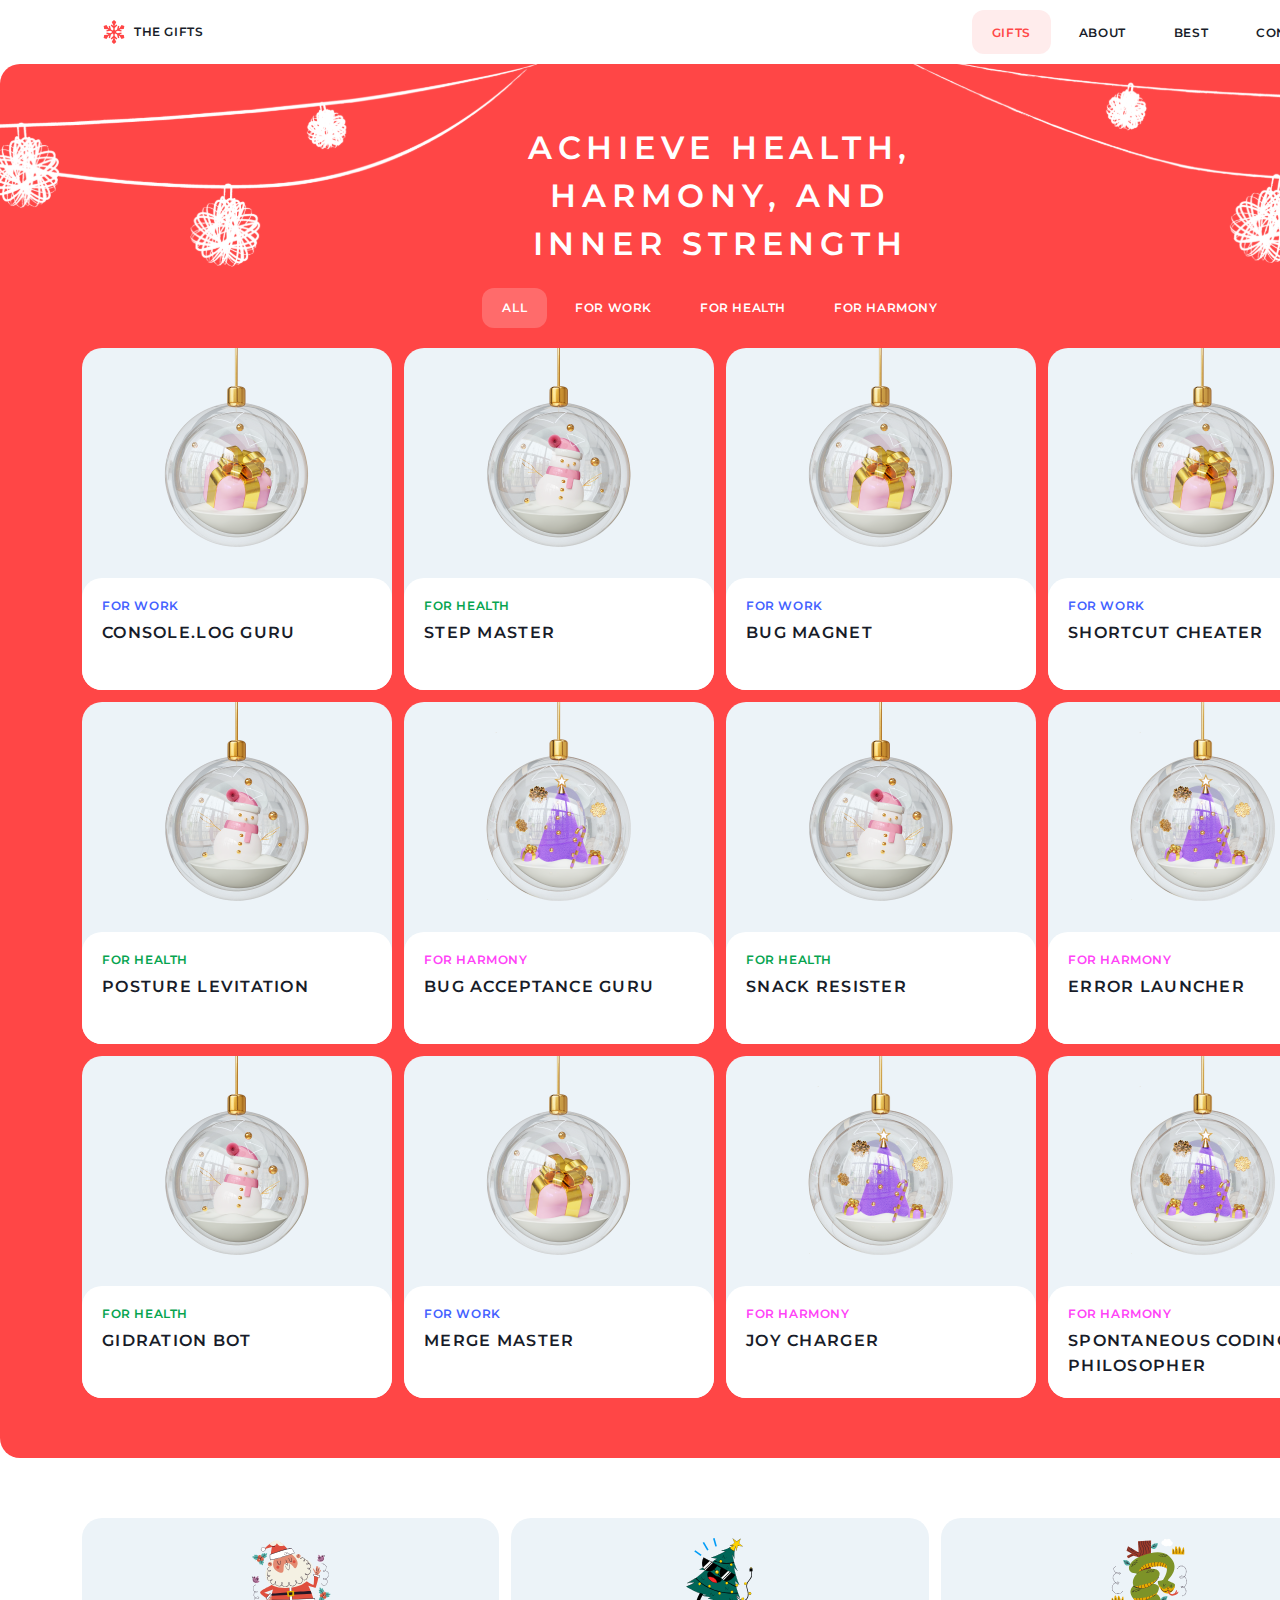
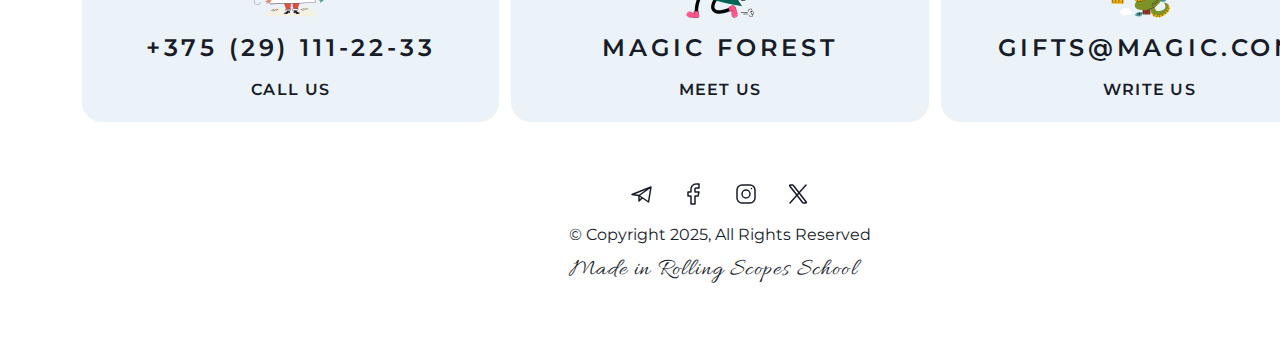
<file: gifts.html>
<!DOCTYPE html>
<html lang="en">
  <head>
    <meta charset="UTF-8">
    <meta name="viewport" content="width=device-width, initial-scale=1.0">
    <link rel="preconnect" href="https://fonts.googleapis.com">
    <link rel="preconnect" href="https://fonts.gstatic.com" crossorigin>
    <link
      href="https://fonts.googleapis.com/css2?family=Allura&family=Montserrat:ital,wght@0,100..900;1,100..900&display=swap"
      rel="stylesheet"
   >
    <link rel="stylesheet" href="style.css">
    <link rel="icon" href="img/favicon-32x32.png">
    <link rel="icon" href="img/favicon-32x32.png" type="image/png">
    <link
      rel="shortcut icon"
      href="img/favicon-32x32.png"
      type="image/x-icon"
   >
    <title>Gifts</title>
  </head>
  <body>
    <header class="header">
      <div class="header__wrapper">
        <div class="header__logo">
          <a
            href="/linawashere-JSFE2024Q4/christmas-shop/"
            class="header__logo-link"
          >
            <img src="img/snowflake.svg" alt="logo">
            <span class="header__logo-span">the gifts</span>
          </a>
        </div>
        <nav class="header__nav">
          <ul class="header__list">
            <li class="header__item active">
              <a
                href="/linawashere-JSFE2024Q4/christmas-shop/gifts.html"
                class="header__link"
                >GIFTS</a
              >
            </li>
            <li class="header__item">
              <a
                href="/linawashere-JSFE2024Q4/christmas-shop/index.html#about"
                class="header__link"
                >ABOUT</a
              >
            </li>
            <li class="header__item">
              <a
                href="/linawashere-JSFE2024Q4/christmas-shop/index.html#best"
                class="header__link"
                >BEST</a
              >
            </li>
            <li class="header__item">
              <a href="#contacts" class="header__link">CONTACTS</a>
            </li>
          </ul>
        </nav>
        <nav class="burger-cont">
          <div class="burger-cont__items"></div>
          <div class="burger-cont__burger">
            <div class="burger-cont__burger-item"></div>
            <div class="burger-cont__burger-item"></div>
          </div>
        </nav>
      </div>
    </header>
    <main class="main">
      <section class="gifts">
        <div class="wrapper">
          <div class="gifts__container">
            <div class="gifts__text">
              <h1 class="gifts__text-header">
                Achieve health, harmony, and inner strength
              </h1>
            </div>
            <div class="gifts__tabs">
              <ul class="gifts__tabs-list">
                <li class="gifts__tabs-item active-tab">ALL</li>
                <li class="gifts__tabs-item">FOR WORK</li>
                <li class="gifts__tabs-item">FOR HEALTH</li>
                <li class="gifts__tabs-item">FOR HARMONY</li>
              </ul>
            </div>
            <div class="gifts__cards">
              <div class="gifts__cards-item">
                <img
                  class="gifts__cards-image"
                  src="img/gifts-3.svg"
                  alt="Christmas ball illustration"
               >
                <div class="gifts__cards-text">
                  <h4 class="gifts__cards-title gifts__cards-work">FOR WORK</h4>
                  <h3 class="gifts__cards-header">CONSOLE.LOG GURU</h3>
                </div>
              </div>
              <div class="gifts__cards-item">
                <img
                  class="gifts__cards-image"
                  src="img/gifts-2.svg"
                  alt="Christmas ball illustration"
               >
                <div class="gifts__cards-text">
                  <h4 class="gifts__cards-title gifts__cards-health">
                    FOR HEALTH
                  </h4>
                  <h3 class="gifts__cards-header">STEP MASTER</h3>
                </div>
              </div>
              <div class="gifts__cards-item">
                <img
                  class="gifts__cards-image"
                  src="img/gifts-1.svg"
                  alt="Christmas ball illustration"
               >
                <div class="gifts__cards-text">
                  <h4 class="gifts__cards-title gifts__cards-work">FOR WORK</h4>
                  <h3 class="gifts__cards-header">BUG MAGNET</h3>
                </div>
              </div>
              <div class="gifts__cards-item">
                <img
                  class="gifts__cards-image"
                  src="img/gifts-1.svg"
                  alt="Christmas ball illustration"
               >
                <div class="gifts__cards-text">
                  <h4 class="gifts__cards-title gifts__cards-work">FOR WORK</h4>
                  <h3 class="gifts__cards-header">SHORTCUT CHEATER</h3>
                </div>
              </div>
              <div class="gifts__cards-item">
                <img
                  class="gifts__cards-image"
                  src="img/gifts-2.svg"
                  alt="Christmas ball illustration"
               >
                <div class="gifts__cards-text">
                  <h4 class="gifts__cards-title gifts__cards-health">
                    FOR HEALTH
                  </h4>
                  <h3 class="gifts__cards-header">POSTURE LEVITATION</h3>
                </div>
              </div>
              <div class="gifts__cards-item">
                <img
                  class="gifts__cards-image"
                  src="img/gifts-4.svg"
                  alt="Christmas ball illustration"
               >
                <div class="gifts__cards-text">
                  <h4 class="gifts__cards-title gifts__cards-harmony">
                    FOR HARMONY
                  </h4>
                  <h3 class="gifts__cards-header">BUG ACCEPTANCE GURU</h3>
                </div>
              </div>
              <div class="gifts__cards-item">
                <img
                  class="gifts__cards-image"
                  src="img/gifts-2.svg"
                  alt="Christmas ball illustration"
               >
                <div class="gifts__cards-text">
                  <h4 class="gifts__cards-title gifts__cards-health">
                    FOR HEALTH
                  </h4>
                  <h3 class="gifts__cards-header">SNACK RESISTER</h3>
                </div>
              </div>
              <div class="gifts__cards-item">
                <img
                  class="gifts__cards-image"
                  src="img/gifts-4.svg"
                  alt="Christmas ball illustration"
               >
                <div class="gifts__cards-text">
                  <h4 class="gifts__cards-title gifts__cards-harmony">
                    FOR HARMONY
                  </h4>
                  <h3 class="gifts__cards-header">ERROR LAUNCHER</h3>
                </div>
              </div>
              <div class="gifts__cards-item">
                <img
                  class="gifts__cards-image"
                  src="img/gifts-2.svg"
                  alt="Christmas ball illustration"
               >
                <div class="gifts__cards-text">
                  <h4 class="gifts__cards-title gifts__cards-health">
                    FOR HEALTH
                  </h4>
                  <h3 class="gifts__cards-header">GIDRATION BOT</h3>
                </div>
              </div>
              <div class="gifts__cards-item">
                <img
                  class="gifts__cards-image"
                  src="img/gifts-1.svg"
                  alt="Christmas ball illustration"
               >
                <div class="gifts__cards-text">
                  <h4 class="gifts__cards-title gifts__cards-work">FOR WORK</h4>
                  <h3 class="gifts__cards-header">MERGE MASTER</h3>
                </div>
              </div>
              <div class="gifts__cards-item">
                <img
                  class="gifts__cards-image"
                  src="img/gifts-4.svg"
                  alt="Christmas ball illustration"
               >
                <div class="gifts__cards-text">
                  <h4 class="gifts__cards-title gifts__cards-harmony">
                    FOR HARMONY
                  </h4>
                  <h3 class="gifts__cards-header">JOY CHARGER</h3>
                </div>
              </div>
              <div class="gifts__cards-item">
                <img
                  class="gifts__cards-image"
                  src="img/gifts-4.svg"
                  alt="Christmas ball illustration"
               >
                <div class="gifts__cards-text">
                  <h4 class="gifts__cards-title gifts__cards-harmony">
                    FOR HARMONY
                  </h4>
                  <h3 class="gifts__cards-header">
                    SPONTANEOUS CODING PHILOSOPHER
                  </h3>
                </div>
              </div>
            </div>
          </div>
        </div>
      </section>
    </main>
    <footer class="footer">
      <div class="wrapper">
        <div id="contacts" class="footer__container">
          <div class="footer__contacts">
            <a
              href="tel:+375291112233"
              class="footer-card"
              style="text-decoration: none"
            >
              <div class="footer__contacts-item">
                <div class="footer__contacts-img">
                  <img
                    src="img/santa-claus.svg"
                    alt="santa claus illustration"
                    style="width: 80px; height: 80px"
                 >
                </div>
                <span class="footer__contacts-title">
                  +375 (29) 111-22-33
                </span>
                <h3 class="footer__contacts-header" style="margin: 0">
                  CALL US
                </h3>
              </div>
            </a>

            <a
              href="https://www.google.com/maps/search/?api=1&query=Ваше_местоположение"
              target="_blank"
              class="footer-card"
              style="text-decoration: none"
            >
              <div class="footer__contacts-item">
                <div class="footer__contacts-img">
                  <img
                    src="img/christmas-tree.svg"
                    alt="christmas tree illustration"
                    style="width: 80px; height: 80px"
                 >
                </div>
                <span class="footer__contacts-title">MAGIC FOREST</span>
                <h3 class="footer__contacts-header" style="margin: 0">
                  MEET US
                </h3>
              </div>
            </a>
            <a
              href="mailto:GIFTS@MAGIC.COM"
              class="footer-card"
              style="text-decoration: none"
            >
              <div class="footer__contacts-item">
                <div class="footer__contacts-img">
                  <img
                    src="img/snake.svg"
                    alt="snake"
                    style="width: 80px; height: 80px"
                 >
                </div>
                <span class="footer__contacts-title">GIFTS@MAGIC.COM</span>
                <h3 class="footer__contacts-header" style="margin: 0">
                  WRITE US
                </h3>
              </div>
            </a>
          </div>
          <div class="footer__bottom">
            <div class="footer__bottom-social">
              <div class="footer__bottom-item">
                <a href="#"
                  ><img src="img/telegram.svg" alt="telegram icon"
               ></a>
              </div>
              <div class="footer__bottom-item">
                <a href="#"
                  ><img src="img/facebook.svg" alt="facebook icon"
               ></a>
              </div>
              <div class="footer__bottom-item">
                <a href="#"
                  ><img src="img/instagram.svg" alt="instagram icon"
               ></a>
              </div>
              <div class="footer__bottom-item">
                <a href="#"><img src="img/X.svg" alt="X icon"></a>
              </div>
            </div>
            <p class="footer__bottom-paragraph">
              © Copyright 2025, All Rights Reserved
            </p>
            <a class="footer__bottom-title" href="https://rs.school/">
              Made in Rolling Scopes School
            </a>
          </div>
        </div>
      </div>
    </footer>
  </body>
</html>
</file>
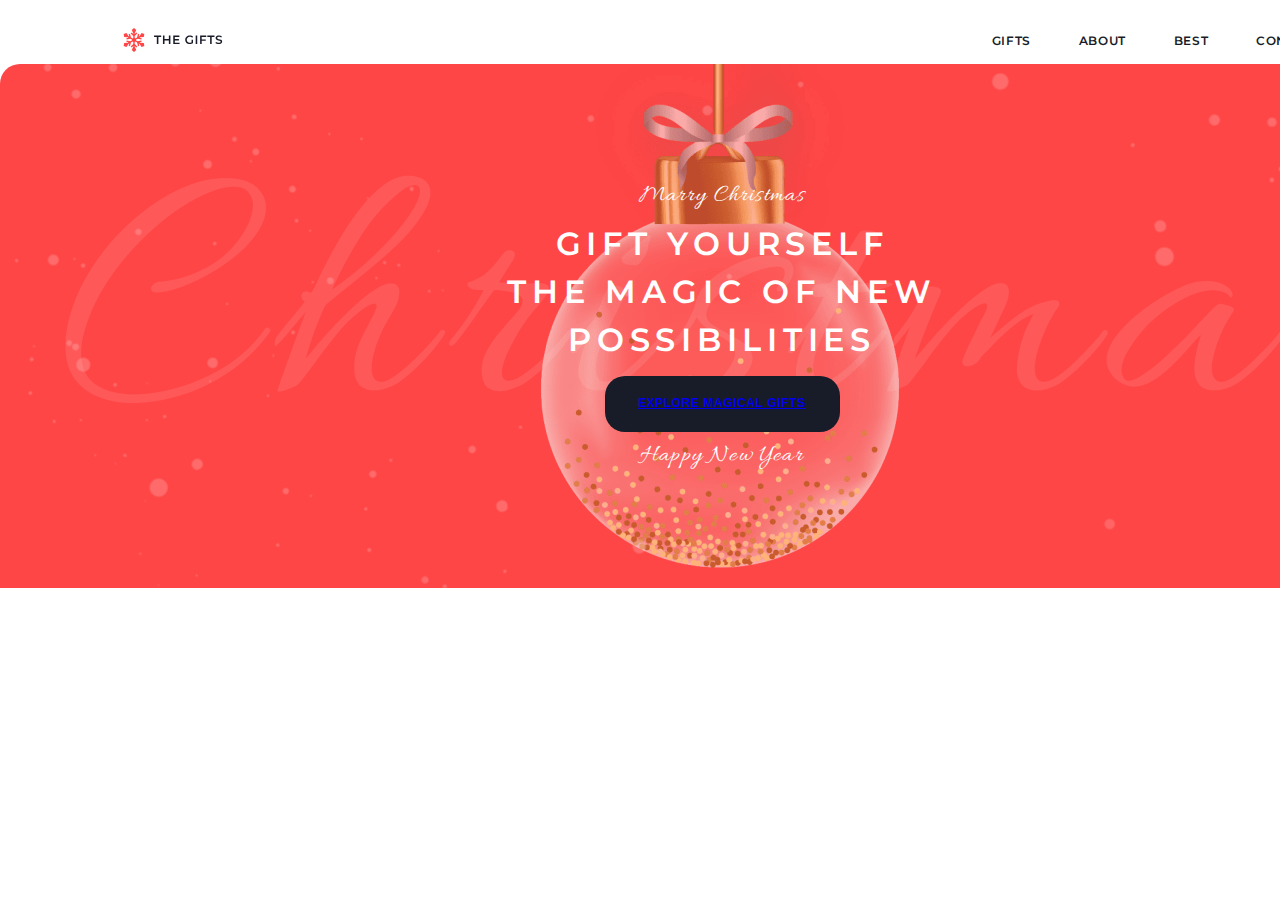
<file: christmas-shop/home.html>
<!DOCTYPE html>
<html lang="en">
  <head>
    <meta charset="UTF-8" />
    <meta name="viewport" content="width=device-width, initial-scale=1.0" />
    <link rel="preconnect" href="https://fonts.googleapis.com" />
    <link rel="preconnect" href="https://fonts.gstatic.com" crossorigin />
    <link
      href="https://fonts.googleapis.com/css2?family=Montserrat:ital,wght@0,100..900;1,100..900&display=swap"
      rel="stylesheet"
    />
    <link
      href="https://fonts.googleapis.com/css2?family=Allura&family=Montserrat:ital,wght@0,100..900;1,100..900&display=swap"
      rel="stylesheet"
    />
    <link rel="stylesheet" href="style.css" />
    <title>Home</title>
  </head>
  <body>
    <header class="header">
      <div class="wrapper">
        <div class="header__wrapper">
          <div class="header__logo">
            <a href="/" class="header__logo-link">
              <img src="img/logo.svg" alt="logo" />
              <header__logo-pic></header__logo-pic>
            </a>
          </div>
          <nav class="header__nav">
            <ul class="header__list">
              <li class="header__item">
                <a href="#" class="header__link">GIFTS</a>
              </li>
              <li class="header__item">
                <a href="#" class="header__link">ABOUT</a>
              </li>
              <li class="header__item">
                <a href="#" class="header__link">BEST</a>
              </li>
              <li class="header__item">
                <a href="#" class="header__link">CONTACTS</a>
              </li>
            </ul>
          </nav>
        </div>
      </div>
    </header>
    <main class="main">
      <section class="hero">
        <div class="hero__container">
          <p class="hero__title">Marry Christmas</p>
          <h1 class="hero__header">GIFT YOURSELF THE MAGIC OF NEW POSSIBILITIES</h1>
          <button class="hero__btn"><a class="hero__btn-link" href="#">EXPLORE MAGICAL GIFTS</a></button>
          <span class="hero__span">Happy New Year</span>
        </div>
      </section>
    </main>
  </body>
</html>
</file>
<file: style.css>
:root {
  --dark: #181c29;
  --primary: #ff4646;
}

html,
body,
div,
span,
applet,
object,
iframe,
h1,
h2,
h3,
h4,
h5,
h6,
p,
blockquote,
pre,
a,
abbr,
acronym,
address,
big,
cite,
code,
del,
dfn,
em,
img,
ins,
kbd,
q,
s,
samp,
small,
strike,
strong,
sub,
sup,
tt,
var,
b,
u,
i,
center,
dl,
dt,
dd,
ol,
ul,
li,
fieldset,
form,
label,
legend,
table,
caption,
tbody,
tfoot,
thead,
tr,
th,
td,
article,
aside,
canvas,
details,
embed,
figure,
figcaption,
footer,
header,
hgroup,
menu,
nav,
output,
ruby,
section,
summary,
time,
mark,
audio,
video {
  margin: 0;
  padding: 0;
  border: 0;
  font-size: 100%;
  font: inherit;
  vertical-align: baseline;
}

article,
aside,
details,
figcaption,
figure,
footer,
header,
hgroup,
menu,
nav,
section {
  display: block;
}

body {
  line-height: 1;
}

ol,
ul {
  list-style: none;
}

blockquote,
q {
  quotes: none;
}

blockquote:before,
blockquote:after,
q:before,
q:after {
  content: "";
  content: none;
}

table {
  border-collapse: collapse;
  border-spacing: 0;
}

html {
  box-sizing: border-box;
  scroll-behavior: smooth;
}

*,
*::before,
*::after {
  box-sizing: inherit;
}

body {
  font-family: "Montserrat", serif;
  font-style: normal;
  font-size: 16px;
  line-height: 1.2;
  font-weight: normal;
  color: var(--dark);
  background-image: url(img/bg-snow.png);
  background-repeat: repeat-y;
}

.header {
  background: #ffffff;
  height: 64px;
  width: 1440px;
}

.wrapper {
  max-width: 1276px;
  margin: 0 auto;
}

.header__wrapper {
  max-width: 1276px;
  padding: 12px 0;
  display: flex;
  gap: 12px;
  align-items: center;
  justify-content: space-between;
  margin: 0 auto;
  height: 100%;
}

.header__logo {
  padding: 8px 20px;
  border-radius: 20px;
}

.header__logo-link {
  text-decoration: none;
  display: flex;
  align-items: center;
  gap: 8px;
}

.header__logo-span {
  text-transform: uppercase;
  color: var(--dark);
}

.header__list {
  display: flex;
  flex-wrap: wrap;
}

.header__item {
  margin-right: 8px;
  cursor: pointer;
}

.header__item,
.active {
  padding: 12px 20px;
  border-radius: 12px;
}

.header__item:hover,
.active {
  background: rgba(255, 70, 70, 0.1);
}

.active {
  pointer-events: none;
  color: var(--primary);
}

.header__item:hover .header__link {
  transition: 0.5s;
  color: var(--primary);
}

.header__link {
  color: var(--dark);
  font-size: 12px;
  letter-spacing: 0.05em;
  line-height: 130%;
  text-decoration: none;
  font-weight: 600;
}

.header__item.active .header__link {
  transition: 0.5s;
  color: var(--primary);
}

.burger-cont {
  display: none;
}

.hero {
  width: 1440px;
  height: 524px;
  background-color: var(--primary);
  background-image: url(img/bg-snow.png), url(img/bg-ball.png);
  background-size: cover;
  background-position: center;
  display: flex;
  align-items: center;
  border-top-left-radius: 20px;
  border-top-right-radius: 20px;
  margin: 0 auto;
}

.hero__container {
  max-width: 426px;
  height: 404px;
  margin: 0 auto;
  padding: 60px 0;
  display: flex;
  gap: 12px;
  align-items: center;
  flex-direction: column;
  flex-wrap: wrap;
}

.hero__header {
  width: 430px;
}

.hero__title,
.hero__span,
.about__text-title,
.slider__text-title,
.best-gifts__text-title,
.cta__timer-header,
.footer__bottom-title {
  font-family: "Allura", cursive;
  font-weight: 400;
  line-height: 24px;
  font-size: 24px;
  letter-spacing: 0.05em;
  color: #ffffff;
}

.hero__header,
.gifts__text-header {
  text-transform: uppercase;
  font-weight: 600;
  font-size: 32px;
  line-height: 48px;
  text-align: center;
  color: #ffffff;
  letter-spacing: 0.18em;
}

.hero__btn,
.cta__block-btn {
  border: none;
  border-radius: 20px;
  padding: 20px 32px;
  background: var(--dark);
  display: inline-block;
  min-width: 235px;
  max-width: 250px;
  width: auto;
  margin: 0;
  transition: 0.7s ease;
  color: #ffffff;
  text-decoration: none;
  font-weight: 600;
  font-size: 12px;
  line-height: 15.6px;
  letter-spacing: 0.05em;
  text-align: center;
}

.hero__btn:hover,
.cta__block-btn:hover {
  background-color: #ffffff;
  color: var(--dark);
}

.about {
  padding: 60px 0px;
  background-color: var(--primary);
  background-image: url(img/bg-snow.png);
  width: 1440px;
  margin: 0 auto;
}

.about__container {
  border-radius: 20px;
  background: #ffffff;
  display: flex;
}

.about__text {
  margin-top: auto;
  margin-bottom: auto;
  flex: 1;
  padding: 0 60px;
}

.about__text-container {
  width: 426px;
  display: flex;
  flex-direction: column;
  gap: 20px;
  padding: 60px 0;
  justify-content: space-between;
}

.about__text-title {
  color: var(--primary);
}

.about__text-header,
.best-gifts__text-header,
.cta__block-header,
.cta__timer-digit,
.footer__contacts-title {
  text-transform: uppercase;
  font-weight: 600;
  font-size: 24px;
  line-height: 36.48px;
  letter-spacing: 0.16em;
}

.about__text-descr,
.footer__bottom-paragraph {
  line-height: 23.68px;
  font-weight: 400;
}

.about__img {
  flex: 1;
}

.about__img img {
  display: block;
  border-radius: 20px;
  max-width: 638px;
}

.slider {
  padding: 60px 8px;
  position: relative;
  overflow: hidden;
  width: 1440px;
  background-color: var(--primary);
  background-image: url(img/bg-snow.png);
  margin: 0 auto;
}

.slider__container {
  max-width: 1276px;
  display: flex;
  flex-direction: column;
  gap: 20px;
  padding-left: 82px;
}

.slider__text {
  max-width: 426px;
  display: flex;
  flex-direction: column;
  gap: 12px;
  justify-content: center;
  align-self: center;
}

.slider__text-title {
  text-align: center;
}

.slider__text-header {
  font-weight: 600;
  font-size: 24px;
  line-height: 36.48px;
  letter-spacing: 0.16em;
  color: #ffffff;
}

.slider__text-item {
  text-align: left;
  text-transform: uppercase;
  font-weight: 600;
  font-size: 80px;
  line-height: 97.52px;
  text-align: center;
  color: #ffffff;
}

.slider__img img {
  border-radius: 20px;
  width: 200px;
  height: 200px;
}

.slider__row {
  display: flex;
  flex-direction: column;
  gap: 20px;
}

.slider__row-slider {
  display: flex;
  flex-direction: row;
  flex-wrap: nowrap;
  gap: 20px;
  transition: transform 0.5s ease;
}

.slider__row-item {
  display: flex;
  gap: 20px;
}

.slider__buttons {
  height: 56px;
  display: flex;
  gap: 20px;
  justify-content: end;
  margin-right: -82px;
}

.slider_buttons-item:hover {
  background: #ffffff33;
  cursor: pointer;
}

.slider_buttons-item {
  width: 56px;
  height: 56px;
  border: 1px solid #ffffff;
  border-radius: 20px;
  line-height: 68px;
  text-align: center;
}

.best-gifts {
  width: 1440px;
  max-height: 554px;
  padding: 60px 0px;
  background-color: var(--primary);
  background-image: url(img/bg-snow.png);
  margin: 0 auto;
}

.best-gifts__container {
  display: flex;
  flex-direction: column;
  gap: 20px;
  flex-wrap: wrap;
  align-content: center;
  justify-content: center;
}

.best-gifts__text {
  max-width: 1276px;
  display: flex;
  flex-direction: column;
  gap: 12px;
  text-align: center;
}

.best-gifts__text-header {
  color: #ffffff;
}

.best-gifts__cards {
  display: inline-grid;
  grid-template-columns: repeat(4, 1fr);
}

.best-gifts__cards-item,
.gifts__cards-item {
  width: 310px;
  height: 342px;
  border-radius: 20px;
  background: #ecf3f8;
  margin-right: 12px;
  display: flex;
  flex-direction: column;
  transition: 0.5s ease;
  cursor: pointer;
}

.best-gifts__cards-item:hover,
.gifts__cards-item:hover {
  color: var(--primary);
}

.best-gifts__cards-image img,
.gifts__cards-image img {
  width: 310px;
  height: 230px;
}

.best-gifts__cards-text,
.gifts__cards-text {
  border-radius: 20px;
  background: #ffffff;
  padding: 20px;
  display: flex;
  flex-direction: column;
  gap: 8px;
  flex-grow: 1;
  height: 60px;
  overflow: hidden;
}

.best-gifts__cards-title,
.cta__timer-descr,
.gifts__tabs-item,
.gifts__cards-title,
.header__logo-span {
  font-weight: 600;
  font-size: 12px;
  line-height: 15.6px;
  letter-spacing: 0.05em;
  text-transform: uppercase;
}

.gifts__cards-work {
  color: #4361ff;
}

.gifts__cards-health {
  color: #06a44f;
}

.gifts__cards-harmony {
  color: #ff43f7;
}

.best-gifts__cards-header,
.footer__contacts-header,
.gifts__cards-header {
  font-weight: 600;
  line-height: 24.32px;
  letter-spacing: 0.08em;
  text-transform: uppercase;
}

.cta {
  width: 1440px;
  border-bottom-right-radius: 20px;
  border-bottom-left-radius: 20px;
  padding: 60px 8px;
  margin: 0 auto;
  background-color: var(--primary) !important;
  background: url(img/cta-bg.png) bottom, url(img/bg-snow.png);
  background-repeat: no-repeat;
  background-size: 100%;
}

.cta__container {
  display: flex;
  padding: 60px 0;
  justify-content: center;
}

.cta__block {
  max-width: 426px;
  display: flex;
  flex-direction: column;
  padding: 60px 0;
  gap: 20px;
  align-items: center;
}

.cta__block-header {
  color: #ffffff;
  text-align: center;
}

.cta__block-timer {
  display: flex;
  flex-direction: column;
  gap: 8px;
  align-items: center;
}

.cta__timer {
  display: flex;
  flex-direction: column;
  gap: 8px;
}

.cta__timer-item {
  background: #ffffff66;
  border-radius: 20px;
  padding: 8px 12px 12px 12px;
  display: flex;
  justify-content: space-between;
  align-items: center;
}

.cta__timer-digit,
.cta__timer-descr {
  color: #ffffff;
  text-align: center;
}

.cta__timer-cont {
  width: 80px;
  display: flex;
  flex-direction: column;
}

.cta__timer-header {
  text-align: center;
}

.separator {
  border-right: 1px solid #ffffff66;
  height: 20px;
}

.footer {
  width: 1440px;
  background: #ffffff;
  padding: 60px 8px;
}

.footer__container {
  display: flex;
  flex-direction: column;
  align-items: center;
  gap: 60px;
}

.footer__contacts {
  display: flex;
  gap: 12px;
  width: 100%;
}

.footer__contacts-item {
  border-radius: 20px;
  display: flex;
  flex-direction: column;
  gap: 12px;
  background: #ecf3f8;
  align-items: center;
  width: 100%;
  align-items: center;
}

.footer__contacts-img {
  width: 80px;
  height: 80px;
}

.footer__bottom,
.footer__bottom-social {
  display: flex;
  gap: 12px;
}

.footer__bottom {
  flex-direction: column;
}

.footer__bottom-social {
  justify-content: center;
}

.footer__bottom-item a {
  padding: 8px;
}

.footer__bottom-item img {
  width: 24px;
  height: 24px;
}

.footer__bottom-paragraph {
  text-align: center;
}

.footer__bottom-title {
  color: var(--dark);
  text-decoration: none;
  transition: 0.5s ease;
}

.footer__bottom-title:hover {
  color: var(--primary);
}

.footer-card {
  flex: 1;
  display: flex;
  justify-content: center;
  align-items: center;
  padding: 20px;
  border-radius: 20px;
  background: #ecf3f8;
  transition: background 0.3s;
  text-decoration: none;
  color: var(--dark);
}

.footer__contacts-title,
.footer__contacts-header {
  transition: 0.5s ease;
}

.footer-card:hover .footer__contacts-title,
.footer-card:hover .footer__contacts-header {
  color: var(--primary);
}

.gifts {
  width: 1440px;
  margin: 0 auto;
  border-radius: 20px;
  background-color: var(--primary);
  padding: 60px 8px;
  background-image: url(img/bg-garland.svg);
  background-size: 100%;
  background-repeat: no-repeat;
}

.gifts__container {
  display: flex;
  flex-direction: column;
  gap: 20px;
  max-width: 1276px;
  align-items: center;
}

.gifts__text-header {
  width: 426px;
}

.gifts__tabs-list {
  display: flex;
  gap: 8px;
}

.gifts__tabs-item {
  border-radius: 12px;
  padding: 12px 20px;
  color: #ffffff;
  transition: 0.7s ease;
  cursor: pointer;
}

.gifts__tabs-item:hover {
  background: #ffffff33;
}

.active-tab {
  pointer-events: none;
  background: #ffffff33;
}

.gifts__cards {
  width: 1276px;
  display: grid;
  grid-template-columns: repeat(4, 1fr);
  row-gap: 12px;
}

@media screen and (max-width: 768px) {

  .header,
  .hero,
  .about,
  .slider,
  .best-gifts,
  .cta,
  .footer,
  .gifts {
    width: 768px;
    padding: 60px 8px;
  }

  .header__nav {
    display: none;
  }

  .header {
    padding: 0px 8px;
  }

  .burger-cont {
    display: flex;
  }

  .burger-cont__burger {
    width: 40px;
    height: 40px;
    display: flex;
    flex-direction: column;
    align-items: center;
    justify-content: center;
    gap: 8px;
  }

  .burger-cont__burger-item {
    width: 20px;
    height: 1px;
    background-color: var(--dark);
  }

  .hero {
    padding: 60px 8px;
  }

  .about__text,
  .about__img {
    width: 376px;
  }

  .about__text-container {
    max-width: 436px;
    width: 256px;
  }

  .about__img {
    height: 528px;
    display: flex;
    justify-content: center;
    align-items: center;
    overflow: hidden;
    border-radius: 20px;
  }

  .about__img img {
    object-fit: cover;
    object-position: center;
  }

  .slider__container {
    padding-left: 0;
  }

  .slider__buttons {
    margin-right: 0;
  }

  .best-gifts,
  .gifts {
    max-height: none;
  }

  .best-gifts__cards,
  .gifts__cards {
    grid-template-columns: repeat(2, 1fr);
    row-gap: 12px;
    column-gap: 12px;
    align-self: end;
  }

  .best-gifts__cards-item,
  .gifts__cards-item {
    margin-right: 0;
  }

  .cta {
    background-size: cover;
  }

  .footer__contacts {
    flex-direction: column;
    height: 636px;
    width: 100%;
  }

  .footer__bottom {
    width: 100%;
  }

  .footer__bottom,
  .footer__bottom-social {
    align-items: center;
  }

  .footer__bottom-paragraph {
    height: 24px;
  }

  .footer__bottom-social {
    height: 40px;
  }

  .gifts__cards {
    width: 100%;
  }
}

@media screen and (max-width: 380px) {

  .header,
  .hero,
  .about,
  .slider,
  .best-gifts,
  .cta,
  .footer,
  .gifts {
    width: 380px;
    padding: 60px 8px;
  }

  .header {
    padding: 0 8px;
  }

  .wrapper {
    max-width: 364px;
  }

  .hero {
    height: 572px;
  }

  .hero__container {
    height: 452px;
  }

  .hero__header {
    width: 100%;
  }

  .about__text {
    padding: 0;
  }

  .about__container {
    flex-direction: column;
  }

  .about__text-container {
    width: 100%;
    padding: 60px 20px;
  }

  .about__img {
    width: 100%;
    overflow: hidden;
  }

  .best-gifts__cards,
  .gifts__cards {
    grid-template-columns: 100%;
    justify-items: center;
    align-self: auto;
  }

  .gifts__text-header {
    width: 100%;
    height: 240px;
  }

  .gifts__tabs-list {
    gap: 12px 8px;
  }

  .gifts__tabs-item{
    padding: 0;
  }
}
</file>
<file: christmas-shop/style.css>
:root {
  --dark: #181c29;
  --primary: #ff4646;
}

html,
body,
div,
span,
applet,
object,
iframe,
h1,
h2,
h3,
h4,
h5,
h6,
p,
blockquote,
pre,
a,
abbr,
acronym,
address,
big,
cite,
code,
del,
dfn,
em,
img,
ins,
kbd,
q,
s,
samp,
small,
strike,
strong,
sub,
sup,
tt,
var,
b,
u,
i,
center,
dl,
dt,
dd,
ol,
ul,
li,
fieldset,
form,
label,
legend,
table,
caption,
tbody,
tfoot,
thead,
tr,
th,
td,
article,
aside,
canvas,
details,
embed,
figure,
figcaption,
footer,
header,
hgroup,
menu,
nav,
output,
ruby,
section,
summary,
time,
mark,
audio,
video {
  margin: 0;
  padding: 0;
  border: 0;
  font-size: 100%;
  font: inherit;
  vertical-align: baseline;
}

article,
aside,
details,
figcaption,
figure,
footer,
header,
hgroup,
menu,
nav,
section {
  display: block;
}

body {
  line-height: 1;
}

ol,
ul {
  list-style: none;
}

blockquote,
q {
  quotes: none;
}

blockquote:before,
blockquote:after,
q:before,
q:after {
  content: "";
  content: none;
}

table {
  border-collapse: collapse;
  border-spacing: 0;
}

html {
  box-sizing: border-box;
  scroll-behavior: smooth;
}

*,
*::before,
*::after {
  box-sizing: inherit;
}

body {
  font-family: "Montserrat", serif;
  font-style: normal;
  font-size: 16px;
  line-height: 1.2;
  font-weight: normal;
  color: var(--dark);
  background-image: url(img/bg-snow.png);
  background-repeat: repeat-y;
}

.header {
  background: #ffffff;
  height: 64px;
  width: 1440px;
}

.wrapper {
  max-width: 1276px;
  margin: 0 auto;
}

.header__wrapper {
  max-width: 1276px;
  padding: 12px 0;
  display: flex;
  gap: 12px;
  align-items: center;
  justify-content: space-between;
  margin: 0 auto;
  height: 100%;
}

.header__logo {
  padding: 8px 20px;
  border-radius: 20px;
}

.header__logo-link {
  text-decoration: none;
  display: flex;
  align-items: center;
  gap: 8px;
}

.header__logo-span {
  text-transform: uppercase;
  color: var(--dark);
}

.header__list {
  display: flex;
  flex-wrap: wrap;
}

.header__item {
  margin-right: 8px;
  cursor: pointer;
}

.header__item,
.active {
  padding: 12px 20px;
  border-radius: 12px;
}

.header__item:hover,
.active {
  background: rgba(255, 70, 70, 0.1);
}

.active {
  pointer-events: none;
  color: var(--primary);
}

.header__item:hover .header__link {
  transition: 0.5s;
  color: var(--primary);
}

.header__link {
  color: var(--dark);
  font-size: 12px;
  letter-spacing: 0.05em;
  line-height: 130%;
  text-decoration: none;
  font-weight: 600;
}

.header__item.active .header__link {
  transition: 0.5s;
  color: var(--primary);
}

.burger-cont {
  display: none;
}

.hero {
  width: 1440px;
  height: 524px;
  background-color: var(--primary);
  background-image: url(img/bg-snow.png), url(img/bg-ball.png);
  background-size: cover;
  background-position: center;
  display: flex;
  align-items: center;
  border-top-left-radius: 20px;
  border-top-right-radius: 20px;
  margin: 0 auto;
}

.hero__container {
  max-width: 426px;
  height: 404px;
  margin: 0 auto;
  padding: 60px 0;
  display: flex;
  gap: 12px;
  align-items: center;
  flex-direction: column;
  flex-wrap: wrap;
}

.hero__header {
  width: 430px;
}

.hero__title,
.hero__span,
.about__text-title,
.slider__text-title,
.best-gifts__text-title,
.cta__timer-header,
.footer__bottom-title {
  font-family: "Allura", cursive;
  font-weight: 400;
  line-height: 24px;
  font-size: 24px;
  letter-spacing: 0.05em;
  color: #ffffff;
}

.hero__header,
.gifts__text-header {
  text-transform: uppercase;
  font-weight: 600;
  font-size: 32px;
  line-height: 48px;
  text-align: center;
  color: #ffffff;
  letter-spacing: 0.18em;
}

.hero__btn,
.cta__block-btn {
  border: none;
  border-radius: 20px;
  padding: 20px 32px;
  background: var(--dark);
  display: inline-block;
  min-width: 235px;
  max-width: 250px;
  width: auto;
  margin: 0;
  transition: 0.7s ease;
  color: #ffffff;
  text-decoration: none;
  font-weight: 600;
  font-size: 12px;
  line-height: 15.6px;
  letter-spacing: 0.05em;
  text-align: center;
}

.hero__btn:hover,
.cta__block-btn:hover {
  background-color: #ffffff;
  color: var(--dark);
}

.about {
  padding: 60px 0px;
  background-color: var(--primary);
  background-image: url(img/bg-snow.png);
  width: 1440px;
  margin: 0 auto;
}

.about__container {
  border-radius: 20px;
  background: #ffffff;
  display: flex;
}

.about__text {
  margin-top: auto;
  margin-bottom: auto;
  flex: 1;
  padding: 0 60px;
}

.about__text-container {
  width: 426px;
  display: flex;
  flex-direction: column;
  gap: 20px;
  padding: 60px 0;
  justify-content: space-between;
}

.about__text-title {
  color: var(--primary);
}

.about__text-header,
.best-gifts__text-header,
.cta__block-header,
.cta__timer-digit,
.footer__contacts-title {
  text-transform: uppercase;
  font-weight: 600;
  font-size: 24px;
  line-height: 36.48px;
  letter-spacing: 0.16em;
}

.about__text-descr,
.footer__bottom-paragraph {
  line-height: 23.68px;
  font-weight: 400;
}

.about__img {
  flex: 1;
}

.about__img img {
  display: block;
  border-radius: 20px;
  max-width: 638px;
}

.slider {
  padding: 60px 8px;
  position: relative;
  overflow: hidden;
  width: 1440px;
  background-color: var(--primary);
  background-image: url(img/bg-snow.png);
  margin: 0 auto;
}

.slider__container {
  max-width: 1276px;
  display: flex;
  flex-direction: column;
  gap: 20px;
  padding-left: 82px;
}

.slider__text {
  max-width: 426px;
  display: flex;
  flex-direction: column;
  gap: 12px;
  justify-content: center;
  align-self: center;
}

.slider__text-title {
  text-align: center;
}

.slider__text-header {
  font-weight: 600;
  font-size: 24px;
  line-height: 36.48px;
  letter-spacing: 0.16em;
  color: #ffffff;
}

.slider__text-item {
  text-align: left;
  text-transform: uppercase;
  font-weight: 600;
  font-size: 80px;
  line-height: 97.52px;
  text-align: center;
  color: #ffffff;
}

.slider__img img {
  border-radius: 20px;
  width: 200px;
  height: 200px;
}

.slider__row {
  display: flex;
  flex-direction: column;
  gap: 20px;
}

.slider__row-slider {
  display: flex;
  flex-direction: row;
  flex-wrap: nowrap;
  gap: 20px;
  transition: transform 0.5s ease;
}

.slider__row-item {
  display: flex;
  gap: 20px;
}

.slider__buttons {
  height: 56px;
  display: flex;
  gap: 20px;
  justify-content: end;
  margin-right: -82px;
}

.slider_buttons-item:hover {
  background: #ffffff33;
  cursor: pointer;
}

.slider_buttons-item {
  width: 56px;
  height: 56px;
  border: 1px solid #ffffff;
  border-radius: 20px;
  line-height: 68px;
  text-align: center;
}

.best-gifts {
  width: 1440px;
  max-height: 554px;
  padding: 60px 0px;
  background-color: var(--primary);
  background-image: url(img/bg-snow.png);
  margin: 0 auto;
}

.best-gifts__container {
  display: flex;
  flex-direction: column;
  gap: 20px;
  flex-wrap: wrap;
  align-content: center;
  justify-content: center;
}

.best-gifts__text {
  max-width: 1276px;
  display: flex;
  flex-direction: column;
  gap: 12px;
  text-align: center;
}

.best-gifts__text-header {
  color: #ffffff;
}

.best-gifts__cards {
  display: inline-grid;
  grid-template-columns: repeat(4, 1fr);
}

.best-gifts__cards-item,
.gifts__cards-item {
  width: 310px;
  height: 342px;
  border-radius: 20px;
  background: #ecf3f8;
  margin-right: 12px;
  display: flex;
  flex-direction: column;
  transition: 0.5s ease;
  cursor: pointer;
}

.best-gifts__cards-item:hover,
.gifts__cards-item:hover {
  color: var(--primary);
}

.best-gifts__cards-image img,
.gifts__cards-image img {
  width: 310px;
  height: 230px;
}

.best-gifts__cards-text,
.gifts__cards-text {
  border-radius: 20px;
  background: #ffffff;
  padding: 20px;
  display: flex;
  flex-direction: column;
  gap: 8px;
  flex-grow: 1;
  height: 60px;
  overflow: hidden;
}

.best-gifts__cards-title,
.cta__timer-descr,
.gifts__tabs-item,
.gifts__cards-title,
.header__logo-span {
  font-weight: 600;
  font-size: 12px;
  line-height: 15.6px;
  letter-spacing: 0.05em;
  text-transform: uppercase;
}

.gifts__cards-work {
  color: #4361ff;
}

.gifts__cards-health {
  color: #06a44f;
}

.gifts__cards-harmony {
  color: #ff43f7;
}

.best-gifts__cards-header,
.footer__contacts-header,
.gifts__cards-header {
  font-weight: 600;
  line-height: 24.32px;
  letter-spacing: 0.08em;
  text-transform: uppercase;
}

.cta {
  width: 1440px;
  border-bottom-right-radius: 20px;
  border-bottom-left-radius: 20px;
  padding: 60px 8px;
  margin: 0 auto;
  background-color: var(--primary) !important;
  background: url(img/cta-bg.png) bottom, url(img/bg-snow.png);
  background-repeat: no-repeat;
  background-size: 100%;
}

.cta__container {
  display: flex;
  padding: 60px 0;
  justify-content: center;
}

.cta__block {
  max-width: 426px;
  display: flex;
  flex-direction: column;
  padding: 60px 0;
  gap: 20px;
  align-items: center;
}

.cta__block-header {
  color: #ffffff;
  text-align: center;
}

.cta__block-timer {
  display: flex;
  flex-direction: column;
  gap: 8px;
  align-items: center;
}

.cta__timer {
  display: flex;
  flex-direction: column;
  gap: 8px;
}

.cta__timer-item {
  background: #ffffff66;
  border-radius: 20px;
  padding: 8px 12px 12px 12px;
  display: flex;
  justify-content: space-between;
  align-items: center;
}

.cta__timer-digit,
.cta__timer-descr {
  color: #ffffff;
  text-align: center;
}

.cta__timer-cont {
  width: 80px;
  display: flex;
  flex-direction: column;
}

.cta__timer-header {
  text-align: center;
}

.separator {
  border-right: 1px solid #ffffff66;
  height: 20px;
}

.footer {
  width: 1440px;
  background: #ffffff;
  padding: 60px 8px;
}

.footer__container {
  display: flex;
  flex-direction: column;
  align-items: center;
  gap: 60px;
}

.footer__contacts {
  display: flex;
  gap: 12px;
  width: 100%;
}

.footer__contacts-item {
  border-radius: 20px;
  display: flex;
  flex-direction: column;
  gap: 12px;
  background: #ecf3f8;
  align-items: center;
  width: 100%;
  align-items: center;
}

.footer__contacts-img {
  width: 80px;
  height: 80px;
}

.footer__bottom,
.footer__bottom-social {
  display: flex;
  gap: 12px;
}

.footer__bottom {
  flex-direction: column;
}

.footer__bottom-social {
  justify-content: center;
}

.footer__bottom-item a {
  padding: 8px;
}

.footer__bottom-item img {
  width: 24px;
  height: 24px;
}

.footer__bottom-paragraph {
  text-align: center;
}

.footer__bottom-title {
  color: var(--dark);
  text-decoration: none;
  transition: 0.5s ease;
}

.footer__bottom-title:hover {
  color: var(--primary);
}

.footer-card {
  flex: 1;
  display: flex;
  justify-content: center;
  align-items: center;
  padding: 20px;
  border-radius: 20px;
  background: #ecf3f8;
  transition: background 0.3s;
  text-decoration: none;
  color: var(--dark);
}

.footer__contacts-title,
.footer__contacts-header {
  transition: 0.5s ease;
}

.footer-card:hover .footer__contacts-title,
.footer-card:hover .footer__contacts-header {
  color: var(--primary);
}

.gifts {
  width: 1440px;
  margin: 0 auto;
  border-radius: 20px;
  background-color: var(--primary);
  padding: 60px 8px;
  background-image: url(img/bg-garland.svg);
  background-size: 100%;
  background-repeat: no-repeat;
}

.gifts__container {
  display: flex;
  flex-direction: column;
  gap: 20px;
  max-width: 1276px;
  align-items: center;
}

.gifts__text-header {
  width: 426px;
}

.gifts__tabs-list {
  display: flex;
  gap: 8px;
}

.gifts__tabs-item {
  border-radius: 12px;
  padding: 12px 20px;
  color: #ffffff;
  transition: 0.7s ease;
  cursor: pointer;
}

.gifts__tabs-item:hover {
  background: #ffffff33;
}

.active-tab {
  pointer-events: none;
  background: #ffffff33;
}

.gifts__cards {
  width: 1276px;
  display: grid;
  grid-template-columns: repeat(4, 1fr);
  row-gap: 12px;
}

@media screen and (max-width: 768px) {

  .header,
  .hero,
  .about,
  .slider,
  .best-gifts,
  .cta,
  .footer,
  .gifts {
    width: 768px;
    padding: 60px 8px;
  }

  .header__nav {
    display: none;
  }

  .header {
    padding: 0px 8px;
  }

  .burger-cont {
    display: flex;
  }

  .burger-cont__burger {
    width: 40px;
    height: 40px;
    display: flex;
    flex-direction: column;
    align-items: center;
    justify-content: center;
    gap: 8px;
  }

  .burger-cont__burger-item {
    width: 20px;
    height: 1px;
    background-color: var(--dark);
  }

  .hero {
    padding: 60px 8px;
  }

  .about__text,
  .about__img {
    width: 376px;
  }

  .about__text-container {
    max-width: 436px;
    width: 256px;
  }

  .about__img {
    height: 528px;
    display: flex;
    justify-content: center;
    align-items: center;
    overflow: hidden;
    border-radius: 20px;
  }

  .about__img img {
    object-fit: cover;
    object-position: center;
  }

  .slider__container {
    padding-left: 0;
  }

  .slider__buttons {
    margin-right: 0;
  }

  .best-gifts,
  .gifts {
    max-height: none;
  }

  .best-gifts__cards,
  .gifts__cards {
    grid-template-columns: repeat(2, 1fr);
    row-gap: 12px;
    column-gap: 12px;
    align-self: end;
  }

  .best-gifts__cards-item,
  .gifts__cards-item {
    margin-right: 0;
  }

  .cta {
    background-size: cover;
  }

  .footer__contacts {
    flex-direction: column;
    height: 636px;
    width: 100%;
  }

  .footer__bottom {
    width: 100%;
  }

  .footer__bottom,
  .footer__bottom-social {
    align-items: center;
  }

  .footer__bottom-paragraph {
    height: 24px;
  }

  .footer__bottom-social {
    height: 40px;
  }

  .gifts__cards {
    width: 100%;
  }
}

@media screen and (max-width: 380px) {

  .header,
  .hero,
  .about,
  .slider,
  .best-gifts,
  .cta,
  .footer,
  .gifts {
    width: 380px;
    padding: 60px 8px;
  }

  .header {
    padding: 0 8px;
  }

  .wrapper {
    max-width: 364px;
  }

  .hero {
    height: 572px;
  }

  .hero__container {
    height: 452px;
  }

  .hero__header {
    width: 100%;
  }

  .about__text {
    padding: 0;
  }

  .about__container {
    flex-direction: column;
  }

  .about__text-container {
    width: 100%;
    padding: 60px 20px;
  }

  .about__img {
    width: 100%;
    overflow: hidden;
  }

  .best-gifts__cards,
  .gifts__cards {
    grid-template-columns: 100%;
    justify-items: center;
    align-self: auto;
  }

  .gifts__text-header {
    width: 100%;
    height: 240px;
  }

  .gifts__tabs-list {
    gap: 12px 8px;
  }

  .gifts__tabs-item{
    padding: 0;
  }
}
</file>
